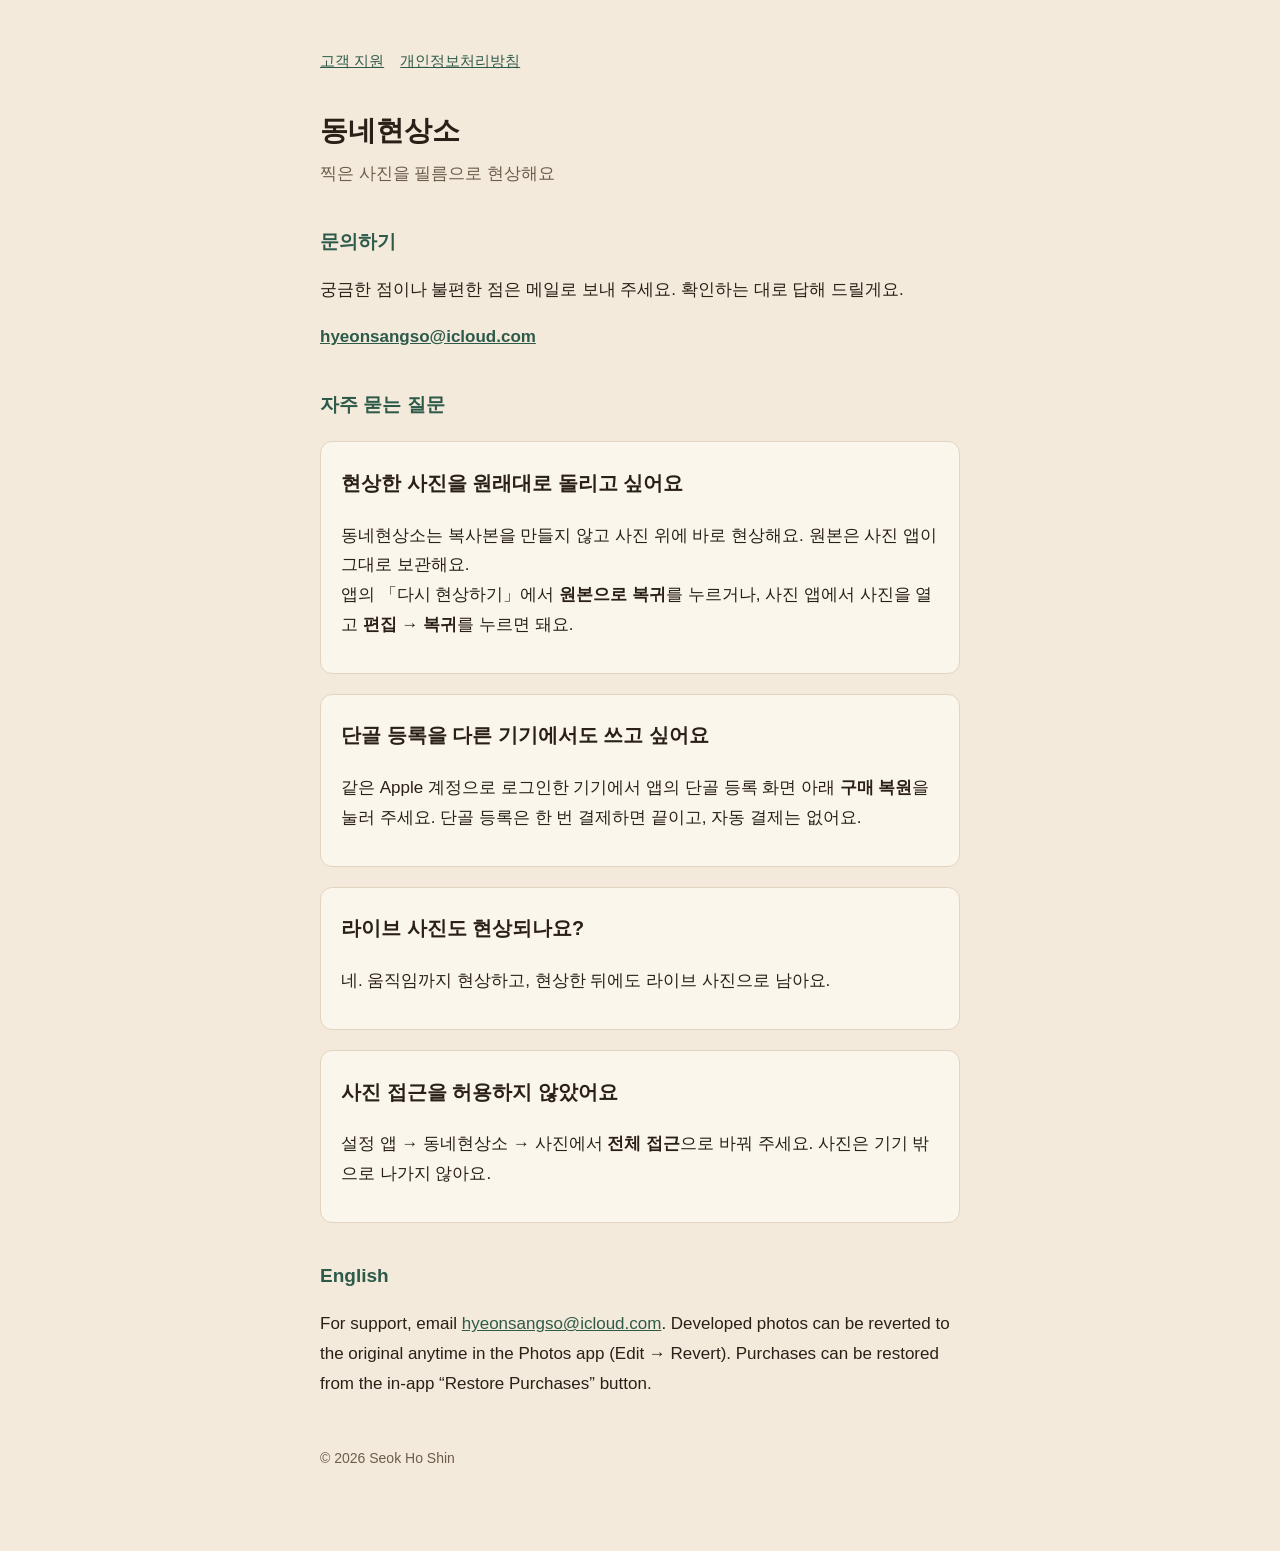
<file: hyeonsangso/index.html>
<!doctype html>
<html lang="ko"><head><meta charset="utf-8"><meta name="viewport" content="width=device-width,initial-scale=1">
<title>동네현상소 고객 지원</title><link rel="stylesheet" href="style.css"></head>
<body><main>
<nav><a href="./">고객 지원</a><a href="privacy.html">개인정보처리방침</a></nav>
<h1>동네현상소</h1>
<p class="sub">찍은 사진을 필름으로 현상해요</p>

<h2>문의하기</h2>
<p>궁금한 점이나 불편한 점은 메일로 보내 주세요. 확인하는 대로 답해 드릴게요.</p>
<p><a href="mailto:hyeonsangso@icloud.com?subject=%5B%EB%8F%99%EB%84%A4%ED%98%84%EC%83%81%EC%86%8C%5D%20%EB%AC%B8%EC%9D%98"><b>hyeonsangso@icloud.com</b></a></p>

<h2>자주 묻는 질문</h2>
<section>
<h3>현상한 사진을 원래대로 돌리고 싶어요</h3>
<p>동네현상소는 복사본을 만들지 않고 사진 위에 바로 현상해요. 원본은 사진 앱이 그대로 보관해요.<br>
앱의 「다시 현상하기」에서 <b>원본으로 복귀</b>를 누르거나, 사진 앱에서 사진을 열고 <b>편집 → 복귀</b>를 누르면 돼요.</p>
</section>
<section>
<h3>단골 등록을 다른 기기에서도 쓰고 싶어요</h3>
<p>같은 Apple 계정으로 로그인한 기기에서 앱의 단골 등록 화면 아래 <b>구매 복원</b>을 눌러 주세요. 단골 등록은 한 번 결제하면 끝이고, 자동 결제는 없어요.</p>
</section>
<section>
<h3>라이브 사진도 현상되나요?</h3>
<p>네. 움직임까지 현상하고, 현상한 뒤에도 라이브 사진으로 남아요.</p>
</section>
<section>
<h3>사진 접근을 허용하지 않았어요</h3>
<p>설정 앱 → 동네현상소 → 사진에서 <b>전체 접근</b>으로 바꿔 주세요. 사진은 기기 밖으로 나가지 않아요.</p>
</section>

<h2>English</h2>
<p>For support, email <a href="mailto:hyeonsangso@icloud.com">hyeonsangso@icloud.com</a>. Developed photos can be reverted to the original anytime in the Photos app (Edit → Revert). Purchases can be restored from the in-app “Restore Purchases” button.</p>

<footer>© 2026 Seok Ho Shin</footer>
</main></body></html>
</file>
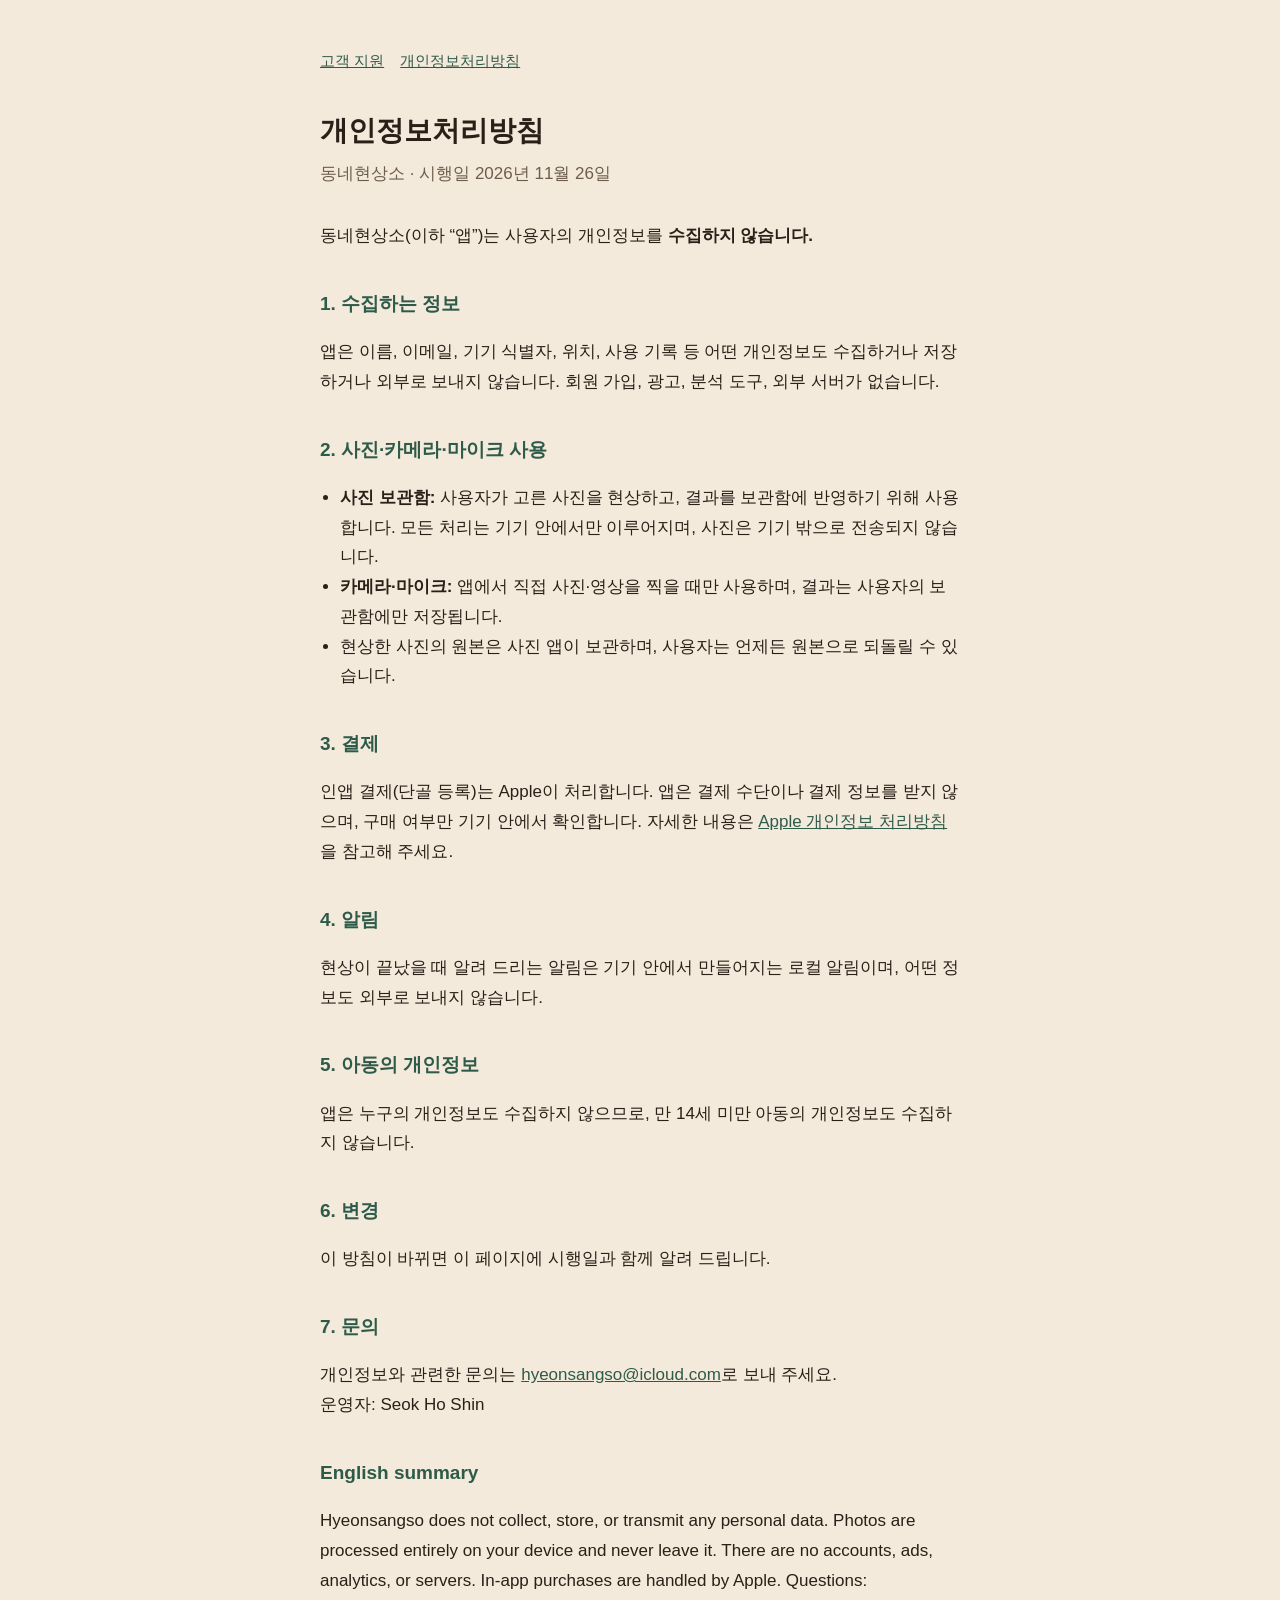
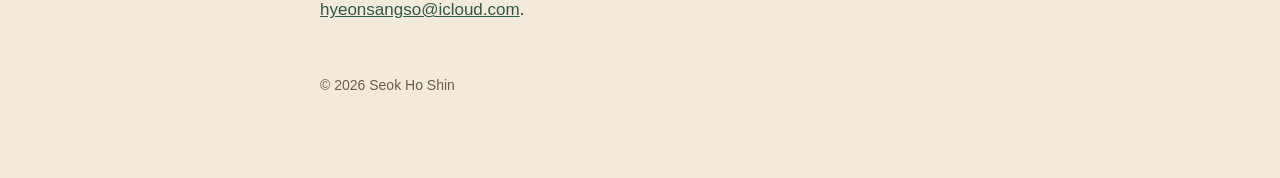
<file: hyeonsangso/privacy.html>
<!doctype html>
<html lang="ko"><head><meta charset="utf-8"><meta name="viewport" content="width=device-width,initial-scale=1">
<title>동네현상소 개인정보처리방침</title><link rel="stylesheet" href="style.css"></head>
<body><main>
<nav><a href="./">고객 지원</a><a href="privacy.html">개인정보처리방침</a></nav>
<h1>개인정보처리방침</h1>
<p class="sub">동네현상소 · 시행일 2026년 11월 26일</p>

<p>동네현상소(이하 “앱”)는 사용자의 개인정보를 <b>수집하지 않습니다.</b></p>

<h2>1. 수집하는 정보</h2>
<p>앱은 이름, 이메일, 기기 식별자, 위치, 사용 기록 등 어떤 개인정보도 수집하거나 저장하거나 외부로 보내지 않습니다. 회원 가입, 광고, 분석 도구, 외부 서버가 없습니다.</p>

<h2>2. 사진·카메라·마이크 사용</h2>
<ul>
<li><b>사진 보관함:</b> 사용자가 고른 사진을 현상하고, 결과를 보관함에 반영하기 위해 사용합니다. 모든 처리는 기기 안에서만 이루어지며, 사진은 기기 밖으로 전송되지 않습니다.</li>
<li><b>카메라·마이크:</b> 앱에서 직접 사진·영상을 찍을 때만 사용하며, 결과는 사용자의 보관함에만 저장됩니다.</li>
<li>현상한 사진의 원본은 사진 앱이 보관하며, 사용자는 언제든 원본으로 되돌릴 수 있습니다.</li>
</ul>

<h2>3. 결제</h2>
<p>인앱 결제(단골 등록)는 Apple이 처리합니다. 앱은 결제 수단이나 결제 정보를 받지 않으며, 구매 여부만 기기 안에서 확인합니다. 자세한 내용은 <a href="https://www.apple.com/kr/legal/privacy/">Apple 개인정보 처리방침</a>을 참고해 주세요.</p>

<h2>4. 알림</h2>
<p>현상이 끝났을 때 알려 드리는 알림은 기기 안에서 만들어지는 로컬 알림이며, 어떤 정보도 외부로 보내지 않습니다.</p>

<h2>5. 아동의 개인정보</h2>
<p>앱은 누구의 개인정보도 수집하지 않으므로, 만 14세 미만 아동의 개인정보도 수집하지 않습니다.</p>

<h2>6. 변경</h2>
<p>이 방침이 바뀌면 이 페이지에 시행일과 함께 알려 드립니다.</p>

<h2>7. 문의</h2>
<p>개인정보와 관련한 문의는 <a href="mailto:hyeonsangso@icloud.com">hyeonsangso@icloud.com</a>로 보내 주세요.<br>운영자: Seok Ho Shin</p>

<h2>English summary</h2>
<p>Hyeonsangso does not collect, store, or transmit any personal data. Photos are processed entirely on your device and never leave it. There are no accounts, ads, analytics, or servers. In-app purchases are handled by Apple. Questions: <a href="mailto:hyeonsangso@icloud.com">hyeonsangso@icloud.com</a>.</p>

<footer>© 2026 Seok Ho Shin</footer>
</main></body></html>
</file>
<file: hyeonsangso/style.css>
:root{--paper:#F3EADB;--card:#FBF6EC;--ink:#2A2018;--muted:#6E5D4C;--green:#2E5A4A;--line:#E2D4BE}
*{box-sizing:border-box}
body{margin:0;background:var(--paper);color:var(--ink);font:17px/1.75 -apple-system,"Apple SD Gothic Neo","Noto Sans KR",sans-serif}
main{max-width:680px;margin:0 auto;padding:48px 20px 80px}
h1{font-size:28px;margin:0 0 4px}
.sub{color:var(--muted);margin:0 0 32px}
h2{font-size:19px;margin:36px 0 8px;color:var(--green)}
section{background:var(--card);border:1px solid var(--line);border-radius:12px;padding:4px 20px 16px;margin:20px 0}
a{color:var(--green)}
nav{margin-bottom:32px;font-size:15px}
nav a{margin-right:16px}
footer{margin-top:48px;color:var(--muted);font-size:14px}
ul{padding-left:20px}
</file>
